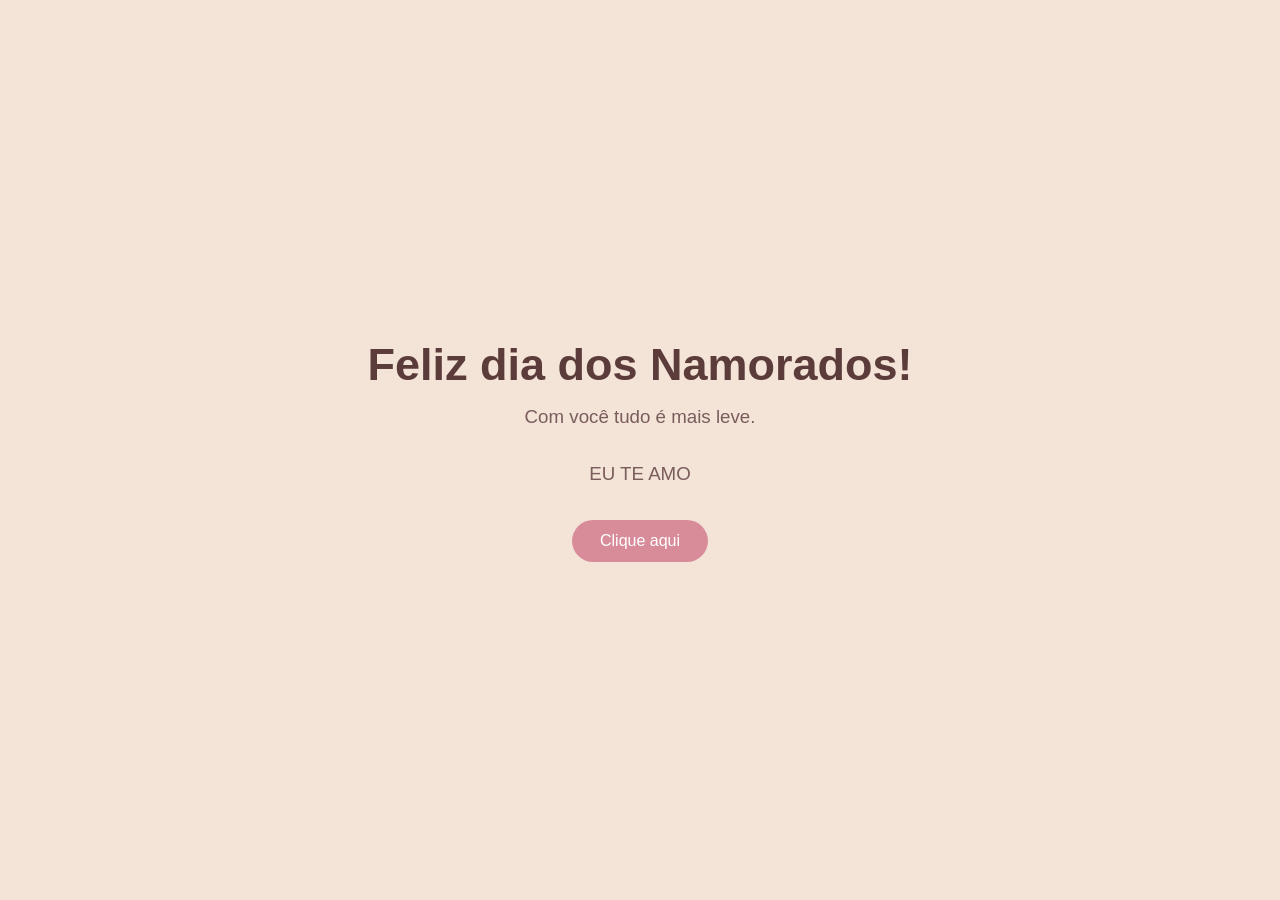
<file: index.html>
<!DOCTYPE html>
<html lang="pt-br">
<head>
    <meta charset="UTF-8">
    <meta name="viewport" content="width=device-width, initial-scale=1.0">
    <link rel="stylesheet" href="style.css">
    <title>Projeto</title>
</head>
<body>
    <h1>Feliz dia dos Namorados!</h1>

    <h3>Com você tudo é mais leve.</h3>

    <h3>EU TE AMO</h3>

    <a href="inicio.html">
    <button type="button"> Clique aqui </button>
    </a>
    
</body>
</html>
</file>
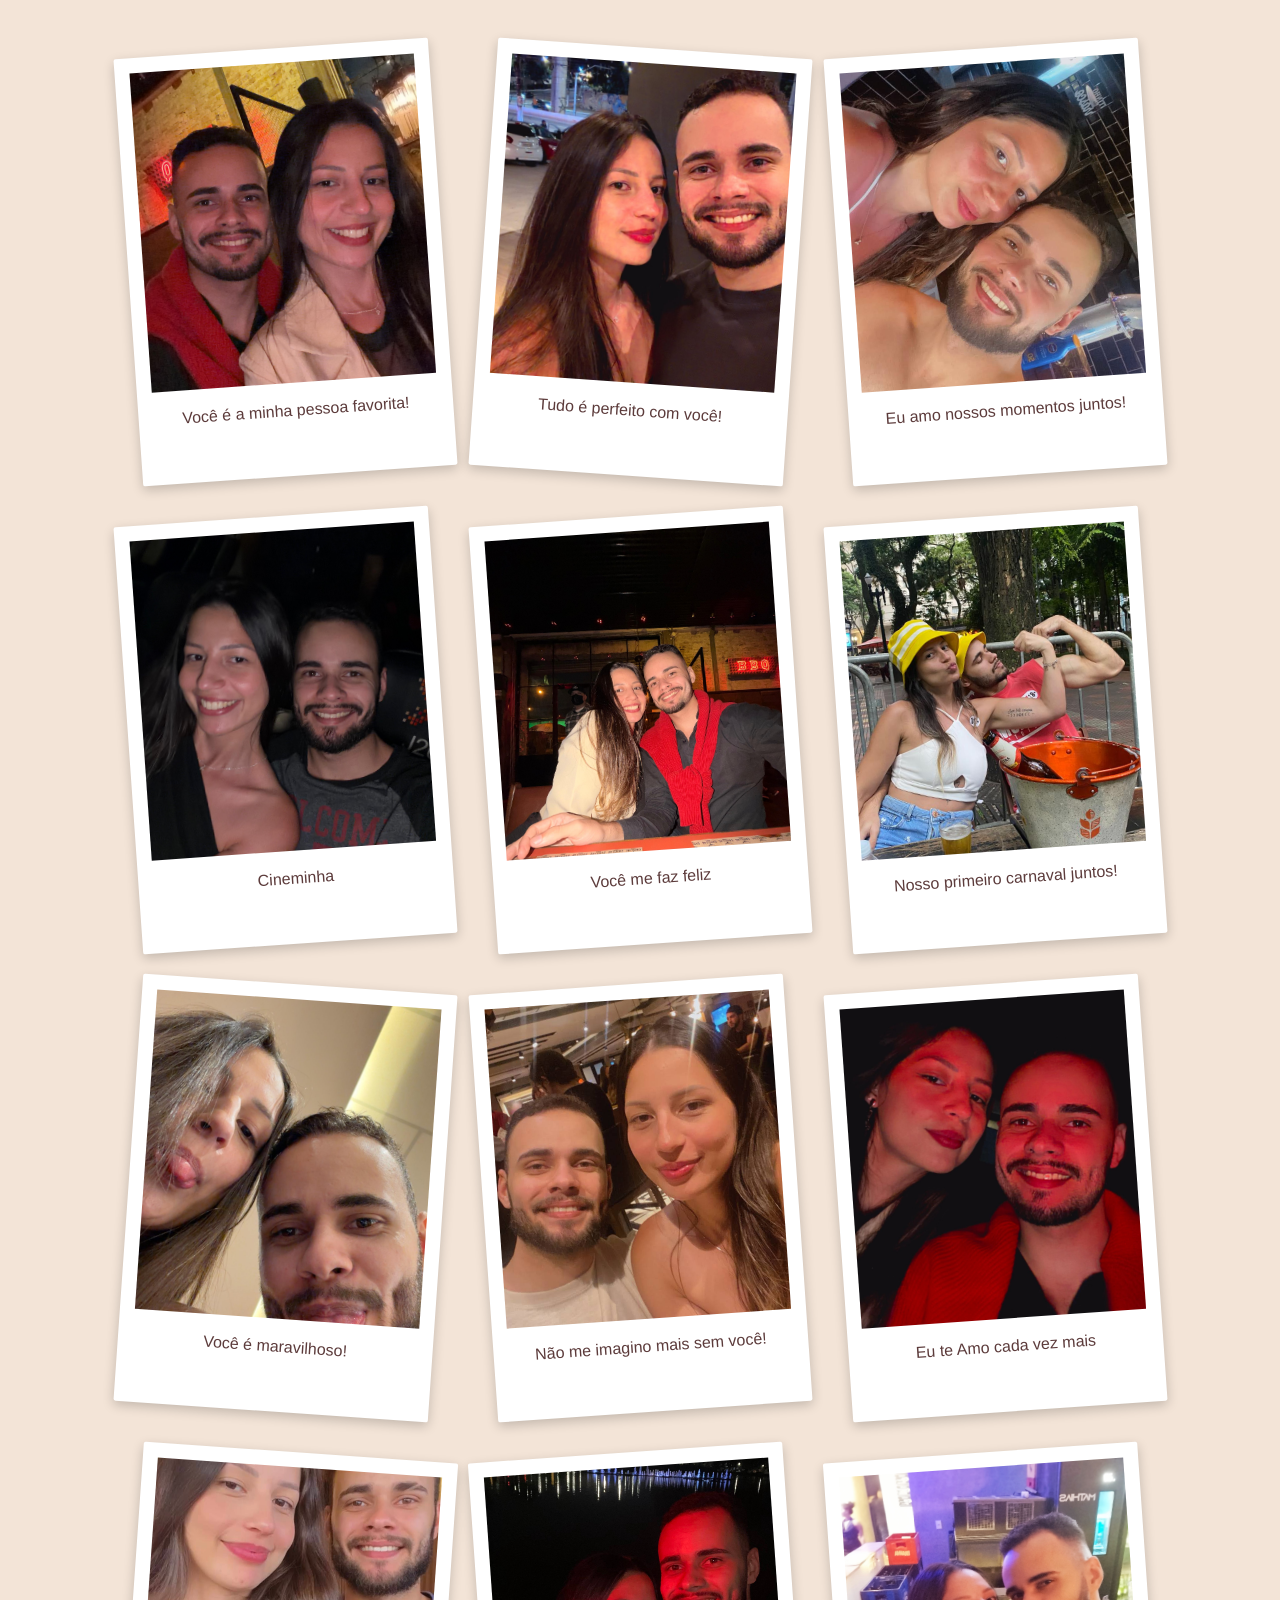
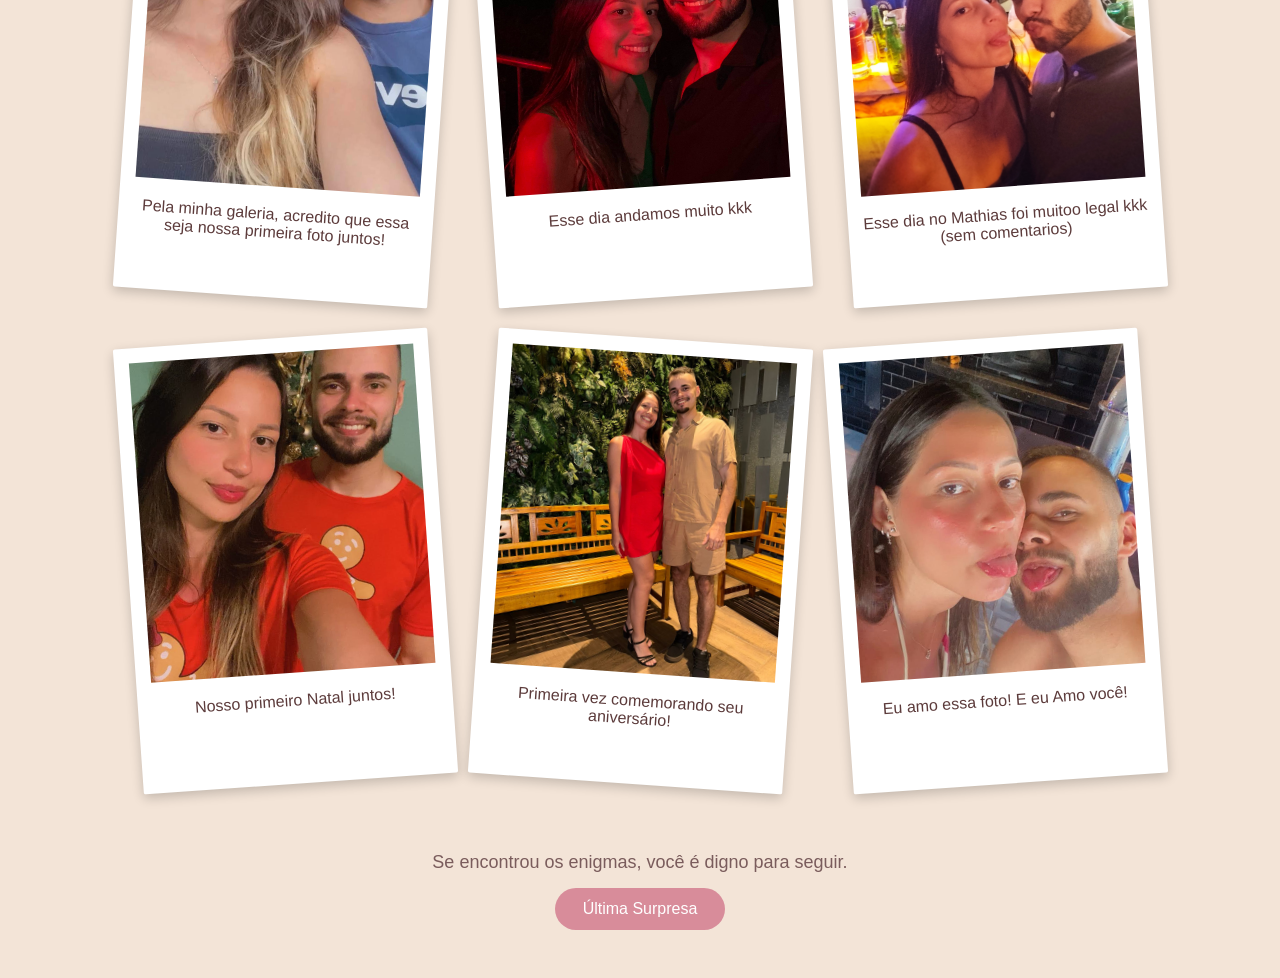
<file: inicio.html>
<!DOCTYPE html>
<html lang="pt-br">
<head>
    <meta charset="UTF-8">
    <meta name="viewport" content="width=device-width, initial-scale=1.0">
    <link rel="stylesheet" href="index.css">
    <title>Projeto</title>
</head>
<body>

    
    <div class="galeria">

    <div class="polaroid esquerda">
        <img src="img/4d9800df-3f29-48be-8815-d0514c1030c3.jpeg" alt="">
        <p>Você é a minha pessoa favorita!</p>
        
    </div>

    <div class="polaroid direita">
        <img src="img/6b381042-2e0e-46c0-9ad6-306d8b6e06e5.jpeg" alt="">
        <p>Tudo é perfeito com você!</p>
    </div>


<div class="polaroid esquerda especial">

    <span class="coracao">🤍</span>
    <img src="img/36F23BF5-EB54-47C7-8736-7E331A5240A3.jpg" alt="">
    <p>Eu amo nossos momentos juntos!</p>
    <div class="mensagem-secreta">
        Essa é uma das minhas fotos favoritas!<br>
        Mesmo parecendo a peppa pig <br>
    </div>

</div>

<div class="polaroid esquerda especial">

    <span class="coracao">🤍</span>
    <img src="img/9477e2bc-0034-4d6f-8e31-77b8f76cadc6.jpeg" alt="">
    <p>Cineminha</p>
    <div class="mensagem-secreta">
        Sempre soube que era fã da Miranda <br>
    <br>
    </div>

</div>

    <div class="polaroid esquerda">
        <img src="img/b1144087-b6db-47ec-8434-dc3930b76968.jpeg" alt="">
        <p>Você me faz feliz</p>
    </div>

<div class="polaroid esquerda especial">

    <span class="coracao">🤍</span>
    <img src="img/carnaval.jpeg" alt="">
    <p>Nosso primeiro carnaval juntos!</p>
    <div class="mensagem-secreta">
        Você claramente desconfortavel que meu biceps é maior kk<br>
        Eu sei <br>
    </div>

</div>

    <div class="polaroid direita">
        <img src="img/d0cde5d9-bb5c-41bc-b78f-0e21c73326cf.jpeg" alt="">
        <p>Você é maravilhoso!</p>
    </div>

    <div class="polaroid esquerda">
        <img src="img/D6457F70-0A94-4871-8997-EA440C4A54B6.jpg" alt="">
        <p>Não me imagino mais sem você!</p>
    </div>

    
<div class="polaroid esquerda especial">

    <span class="coracao">🤍</span>
    <img src="img/f5e1bade-9d55-4c12-9e69-beb33b6c0dc3.jpeg" alt="">
    <p>Eu te Amo cada vez mais</p>
    <div class="mensagem-secreta">
        Mesmo quando me irrita<br>
        E você é bem irritanteeee <br>
    </div>

</div>

    <div class="polaroid direita">
        <img src="img/IMG_5524.jpg" alt="">
        <p>Pela minha galeria, acredito que essa seja nossa primeira foto juntos!</p>
    </div>

    <div class="polaroid esquerda">
        <img src="img/IMG_5834.jpg" alt="">
        <p>Esse dia andamos muito kkk</p>
    </div>

    <div class="polaroid esquerda">
        <img src="img/mathias.jpeg" alt="">
        <p>Esse dia no Mathias foi muitoo legal kkk (sem comentarios)</p>
    </div>

<div class="polaroid esquerda especial">

    <span class="coracao">🤍</span>
    <img src="img/natal.jpg" alt="">
    <p>Nosso primeiro Natal juntos!</p>
    <div class="mensagem-secreta">
        Foi perfeito<br>
        Cada momento<br>
    </div>

</div>

    <div class="polaroid direita">
        <img src="img/niver.jpeg" alt="">
        <p>Primeira vez comemorando seu aniversário!</p>
    </div>

    <div class="polaroid esquerda">
        <img src="img/piscina.jpg" alt="">
        <p>Eu amo essa foto! E eu Amo você!</p>
    </div>

</div>

<div class="mensagem">

    <p>Se encontrou os enigmas, você é digno para seguir. </p>

    <a href="puzzle.html">
        <button type="button">Última Surpresa </button>
    </a>

</div>

<script src="index.js"></script>

</body>
</html>
</file>
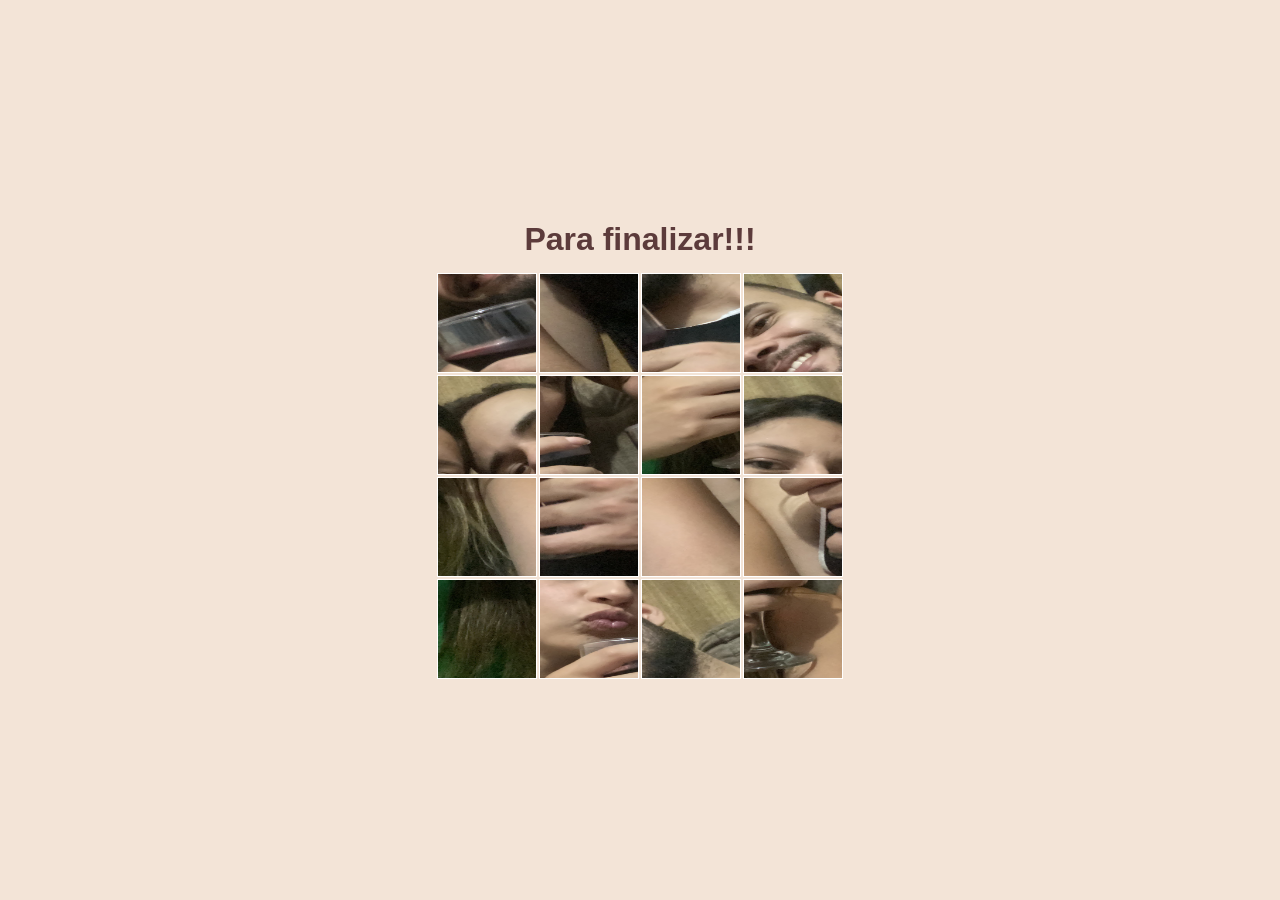
<file: puzzle.html>
<!DOCTYPE html>
<html lang="pt-br">
<head>
    <meta charset="UTF-8">
    <meta name="viewport" content="width=device-width, initial-scale=1.0">
    <link rel="stylesheet" href="puzzle.css">
    <title>Projeto</title>
</head>
<body> 

        <div class="container">

        <h1>Para finalizar!!!</h1>


        <div id="puzzle"></div>

        <div id="mensagem-final">
            <h3>Amor, obrigado por ser tão incrivel, maravilhoso e por me fazer tão feliz.
            Com você tudo é perfeito, leve e tranquilo. </p> 
            <p>EU TE AMOO MUITO</p> 
            <p style="color: red;">
                Feliz dia dos namorados!
            </p>
        </div>

    </div>

    <script src="puzzle.js"></script>
    
</body>
</html>
</file>
<file: style.css>
*{
    margin: 0;
    padding: 0;
    box-sizing: border-box;
}

body{
    height: 100vh;
    display: flex;
    flex-direction: column;
    justify-content: center;
    align-items: center;
    background: #f3e4d7;
    font-family: Arial, Helvetica, sans-serif;
    text-align: center;
}

h1{
    color: #5c3b3b;
    font-size: 45px;
    margin-bottom: 15px;
}

h3{
    color: #7a5c5c;
    font-weight: normal;
    margin-bottom: 35px;
}

button{
    padding: 12px 28px;
    border: none;
    border-radius: 30px;
    background: #d88c9a;
    color: white;
    font-size: 16px;
    cursor: pointer;
    transition: 0.3s;
}

button:hover{
    background: #c76f83;
    transform: scale(1.05);
}
</file>
<file: index.css>
body{
    background: #f3e4d7;
    font-family: Arial, Helvetica, sans-serif;
    padding: 40px;
}

.galeria{
    display: flex;
    flex-wrap: wrap;
    justify-content: center;
    gap: 40px;
}

.polaroid{
    position: relative;
    background: white;
    padding: 15px 15px 40px;
    width: 285px;
    border-radius: 2px;
    box-shadow: 0 4px 12px rgba(0,0,0,0.2);
    transition: 0.3s;
}

.polaroid img{
    width: 100%;
    height: 320px;
    object-fit: cover;
}

.polaroid p{
    text-align: center;
    margin-top: 15px;
    color: #5c3b3b;
}

.esquerda{
    transform: rotate(-4deg);
}

.direita{
    transform: rotate(4deg);
}

.esquerda:hover{
    transform: rotate(-4deg) scale(1.05);
}

.direita:hover{
    transform: rotate(4deg) scale(1.05);
}


.coracao{
    position: absolute;
    top: 10px;
    right: 12px;
    font-size: 16px;
    opacity: 0;
    transition: 0.3s;
}

.polaroid:hover .coracao{
    opacity: 0.8;
}

button{
    padding: 12px 28px;
    border: none;
    border-radius: 30px;
    background: #d88c9a;
    color: white;
    font-size: 16px;
    cursor: pointer;
    transition: 0.3s;
}

button:hover{
    background: #c76f83;
    transform: scale(1.05);
}

.mensagem-secreta{
    display: none;
    margin-top: 10px;
    text-align: center;
    color: #7a5c5c;
    font-size: 14px;
    line-height: 1.4;
}

.polaroid.aberta .mensagem-secreta{
    display: block;
}

.mensagem{
    width: 100%;
    display: flex;
    flex-direction: column;
    align-items: center;
    margin-top: 50px;
}

.mensagem p{
    margin-bottom: 15px;
    color: #7a5c5c;
    font-size: 18px;
}

#mensagem-final{
    display: none;
    margin-top: 30px;
    padding: 20px;

    background: rgba(255,255,255,0.7);
    border-radius: 12px;

    max-width: 500px;
    margin-left: auto;
    margin-right: auto;
}
</file>
<file: puzzle.css>
*{
    margin: 0;
    padding: 0;
    box-sizing: border-box;
}

body{
    background: #f3e4d7;
    font-family: Arial, Helvetica, sans-serif;
    min-height: 100vh;

    display: flex;
    justify-content: center;
    align-items: center;
}

.container{
    text-align: center;
}

h1{
    color: #5c3b3b;
    margin-bottom: 15px;
}

p{
    color: #7a5c5c;
    margin-bottom: 30px;
}

#puzzle{
    display: grid;
    grid-template-columns: repeat(4, 100px);
    gap: 2px;
    justify-content: center;
}

.peca{
    width: 100px;
    height: 100px;
    cursor: pointer;
    border: 1px solid white;
    transition: 0.2s;
}

.peca:hover{
    transform: scale(1.03);
}

#mensagem-final{
    display: none;
    margin-top: 30px;
}

.selecionada{
    outline: 4px solid white;
    transform: scale(1.05);
}
</file>
